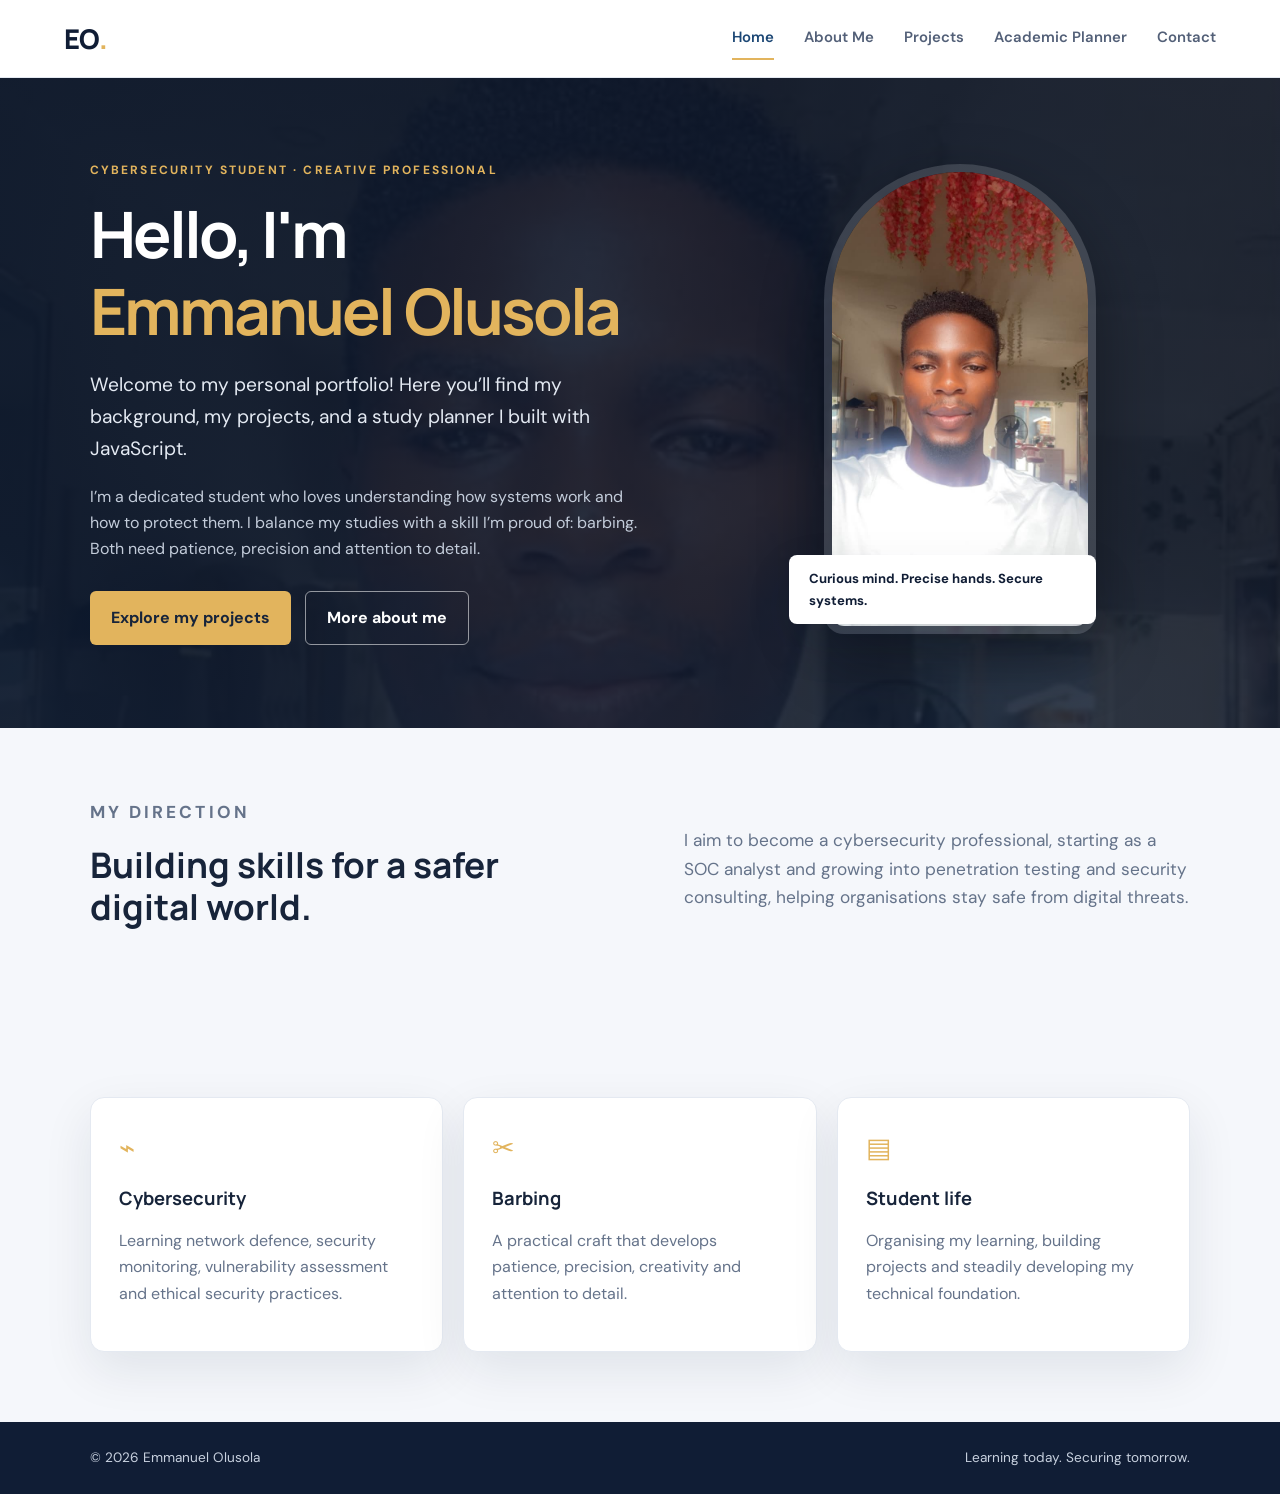
<file: index.html>
<!DOCTYPE html>
<html lang="en">
<head>
  <meta charset="UTF-8"><meta name="viewport" content="width=device-width, initial-scale=1.0">
  <meta name="description" content="Emmanuel Olusola — Cybersecurity student, barber and aspiring security professional.">
  <title>Emmanuel Olusola | Student Portfolio</title><link rel="stylesheet" href="css/style.css">
  <script src="js/script.js" defer></script>
</head>
<body>
<header class="site-header"><a class="brand" href="index.html">EO<span>.</span></a>
<button class="menu-toggle" aria-label="Toggle navigation" aria-expanded="false">☰</button>
<nav class="nav"><a class="active" href="index.html">Home</a><a href="about.html">About Me</a><a href="projects.html">Projects</a><a href="planner.html">Academic Planner</a><a href="contact.html">Contact</a></nav></header>
<main>
<section class="hero">
  <div class="hero-copy"><p class="eyebrow">CYBERSECURITY STUDENT · CREATIVE PROFESSIONAL</p>
    <h1>Hello, I'm <span>Emmanuel Olusola</span></h1>
    <p class="lead">Welcome to my personal portfolio! Here you’ll find my background, my projects, and a study planner I built with JavaScript.</p>
    <p class="hero-note">I’m a dedicated student who loves understanding how systems work and how to protect them. I balance my studies with a skill I’m proud of: barbing. Both need patience, precision and attention to detail.</p>
    <div class="button-row"><a class="btn" href="projects.html">Explore my projects</a><a class="btn btn-outline" href="about.html">More about me</a></div>
  </div>
  <div class="hero-photo-wrap"><img class="hero-photo" src="images/emmanuel-olusola.jpg" alt="Portrait of Emmanuel Olusola"><div class="photo-caption">Curious mind. Precise hands. Secure systems.</div></div>
</section>
<section class="section intro-grid"><div><p class="eyebrow">MY DIRECTION</p><h2>Building skills for a safer digital world.</h2></div><p>I aim to become a cybersecurity professional, starting as a SOC analyst and growing into penetration testing and security consulting, helping organisations stay safe from digital threats.</p></section>
<section class="section cards three"><article class="info-card"><div class="icon">⌁</div><h3>Cybersecurity</h3><p>Learning network defence, security monitoring, vulnerability assessment and ethical security practices.</p></article><article class="info-card"><div class="icon">✂</div><h3>Barbing</h3><p>A practical craft that develops patience, precision, creativity and attention to detail.</p></article><article class="info-card"><div class="icon">▤</div><h3>Student life</h3><p>Organising my learning, building projects and steadily developing my technical foundation.</p></article></section>
</main><footer><span>© <span id="year"></span> Emmanuel Olusola</span><span>Learning today. Securing tomorrow.</span></footer>
</body></html>
</file>
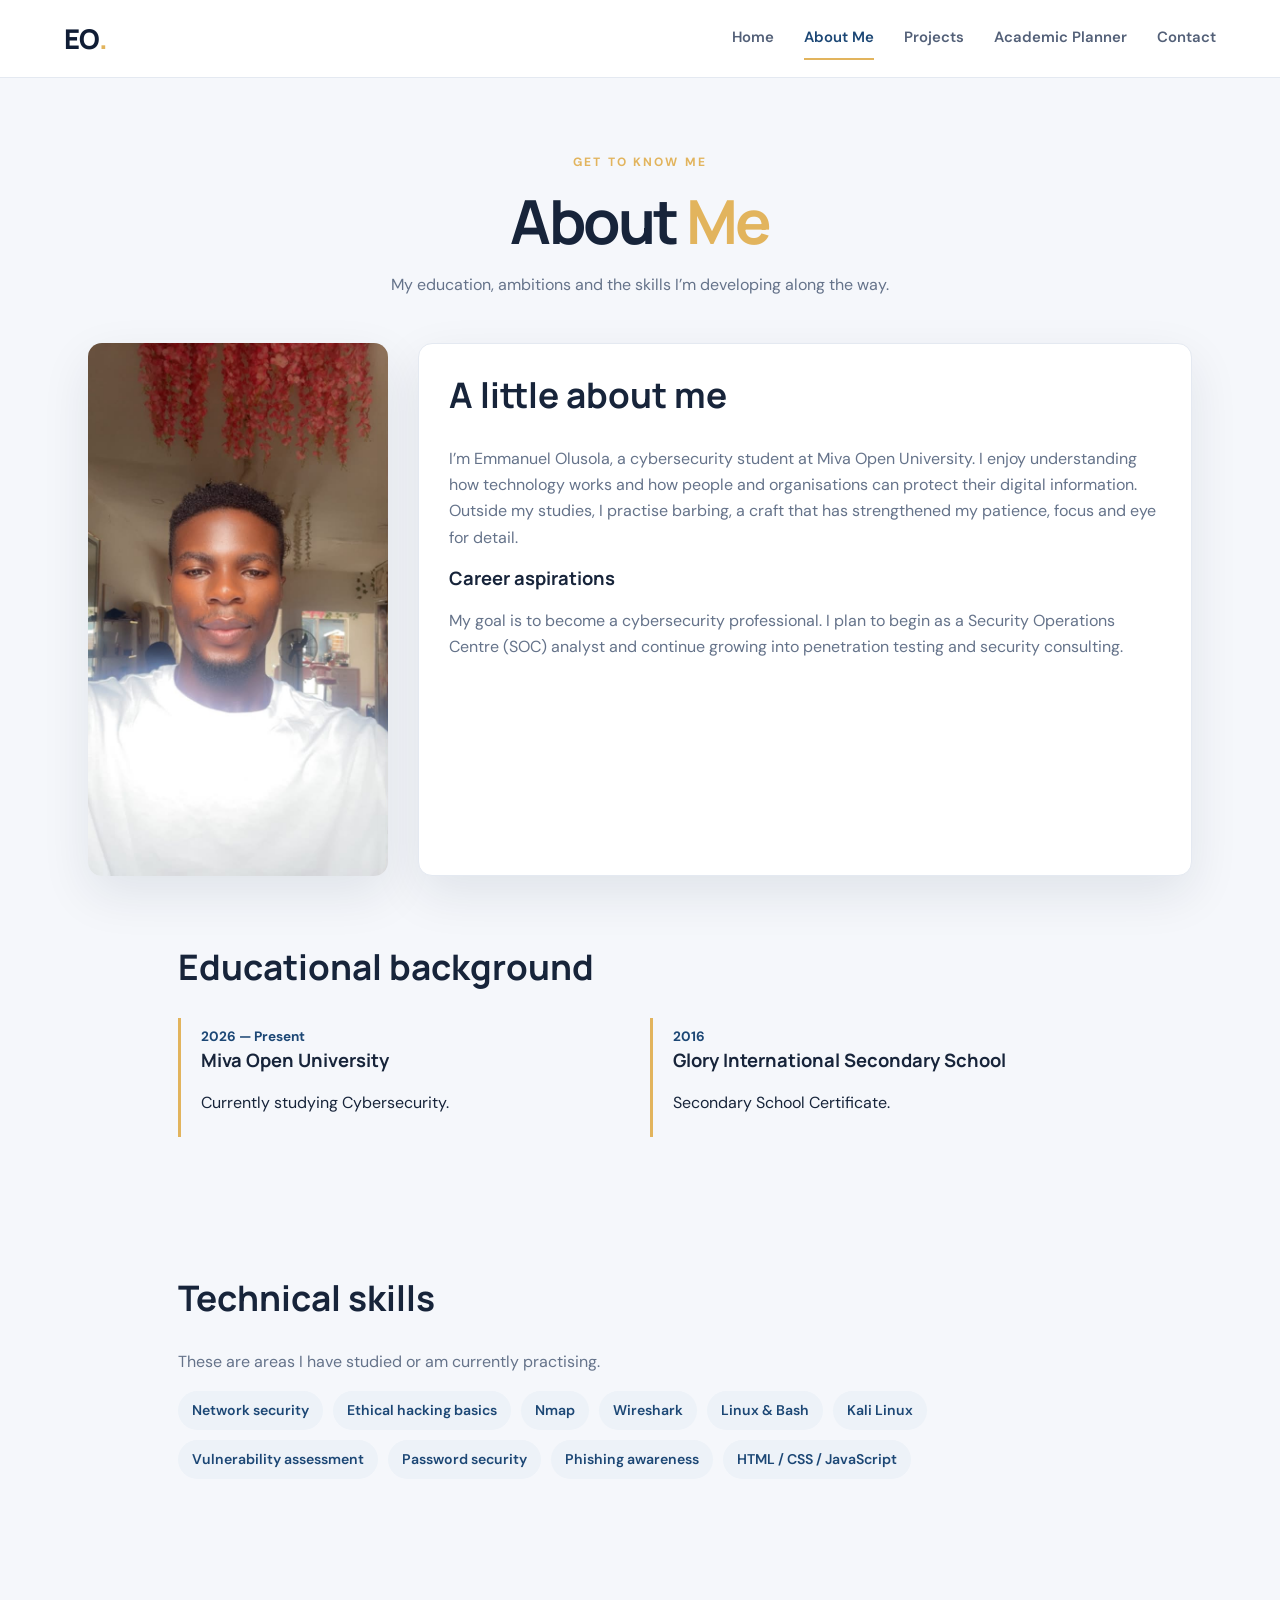
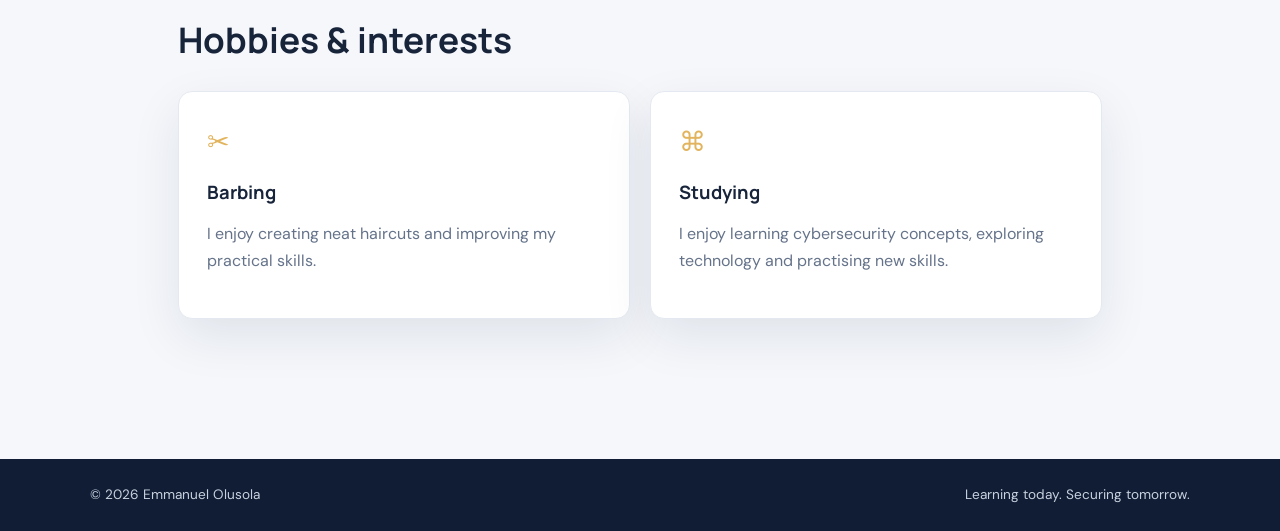
<file: about.html>
<!DOCTYPE html><html lang="en"><head><meta charset="UTF-8"><meta name="viewport" content="width=device-width, initial-scale=1.0"><title>About Me | Emmanuel Olusola</title><link rel="stylesheet" href="css/style.css"><script src="js/script.js" defer></script></head><body>
<header class="site-header"><a class="brand" href="index.html">EO<span>.</span></a><button class="menu-toggle" aria-label="Toggle navigation" aria-expanded="false">☰</button><nav class="nav"><a href="index.html">Home</a><a class="active" href="about.html">About Me</a><a href="projects.html">Projects</a><a href="planner.html">Academic Planner</a><a href="contact.html">Contact</a></nav></header>
<main class="page-shell"><section class="page-heading"><p class="eyebrow">GET TO KNOW ME</p><h1>About <span>Me</span></h1><p>My education, ambitions and the skills I’m developing along the way.</p></section>
<div class="about-layout"><img class="about-photo" src="images/emmanuel-olusola.jpg" alt="Emmanuel Olusola"><div class="panel"><h2>A little about me</h2><p>I’m Emmanuel Olusola, a cybersecurity student at Miva Open University. I enjoy understanding how technology works and how people and organisations can protect their digital information. Outside my studies, I practise barbing, a craft that has strengthened my patience, focus and eye for detail.</p><h3>Career aspirations</h3><p>My goal is to become a cybersecurity professional. I plan to begin as a Security Operations Centre (SOC) analyst and continue growing into penetration testing and security consulting.</p></div></div>
<section class="section"><h2>Educational background</h2><div class="timeline"><article><span class="timeline-year">2026 — Present</span><h3>Miva Open University</h3><p>Currently studying Cybersecurity.</p></article><article><span class="timeline-year">2016</span><h3>Glory International Secondary School</h3><p>Secondary School Certificate.</p></article></div></section>
<section class="section"><h2>Technical skills</h2><p class="muted">These are areas I have studied or am currently practising.</p><div class="skill-list"><span>Network security</span><span>Ethical hacking basics</span><span>Nmap</span><span>Wireshark</span><span>Linux &amp; Bash</span><span>Kali Linux</span><span>Vulnerability assessment</span><span>Password security</span><span>Phishing awareness</span><span>HTML / CSS / JavaScript</span></div></section>
<section class="section"><h2>Hobbies &amp; interests</h2><div class="cards two"><article class="info-card"><div class="icon">✂</div><h3>Barbing</h3><p>I enjoy creating neat haircuts and improving my practical skills.</p></article><article class="info-card"><div class="icon">⌘</div><h3>Studying</h3><p>I enjoy learning cybersecurity concepts, exploring technology and practising new skills.</p></article></div></section>
</main><footer><span>© <span id="year"></span> Emmanuel Olusola</span><span>Learning today. Securing tomorrow.</span></footer></body></html>
</file>
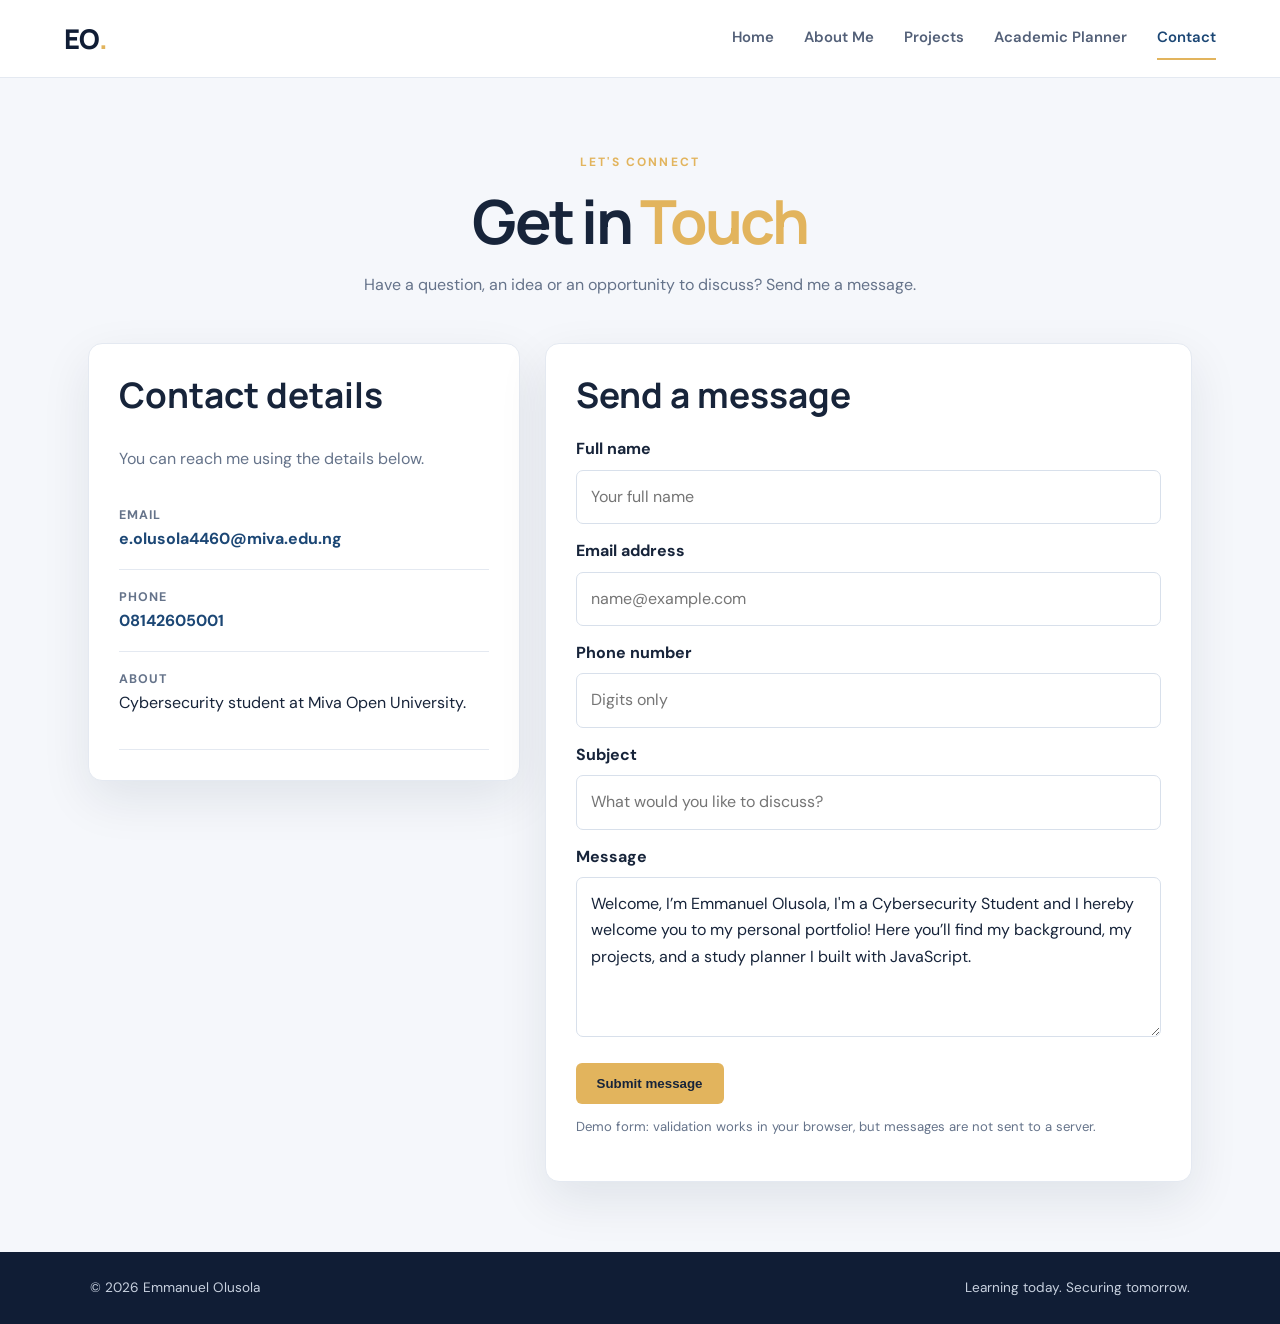
<file: contact.html>
<!DOCTYPE html><html lang="en"><head><meta charset="UTF-8"><meta name="viewport" content="width=device-width, initial-scale=1.0"><title>Contact | Emmanuel Olusola</title><link rel="stylesheet" href="css/style.css"><script src="js/script.js" defer></script></head><body>
<header class="site-header"><a class="brand" href="index.html">EO<span>.</span></a><button class="menu-toggle" aria-label="Toggle navigation" aria-expanded="false">☰</button><nav class="nav"><a href="index.html">Home</a><a href="about.html">About Me</a><a href="projects.html">Projects</a><a href="planner.html">Academic Planner</a><a class="active" href="contact.html">Contact</a></nav></header>
<main class="page-shell"><section class="page-heading"><p class="eyebrow">LET'S CONNECT</p><h1>Get in <span>Touch</span></h1><p>Have a question, an idea or an opportunity to discuss? Send me a message.</p></section>
<div class="contact-layout"><aside class="contact-card"><h2>Contact details</h2><p class="muted">You can reach me using the details below.</p><div class="contact-detail"><span>Email</span><a href="mailto:e.olusola4460@miva.edu.ng">e.olusola4460@miva.edu.ng</a></div><div class="contact-detail"><span>Phone</span><a href="tel:08142605001">08142605001</a></div><div class="contact-detail"><span>About</span><p>Cybersecurity student at Miva Open University.</p></div></aside>
<form id="contact-form" class="panel contact-form" novalidate><h2>Send a message</h2><label for="name">Full name</label><input id="name" name="name" type="text" required placeholder="Your full name"><label for="email">Email address</label><input id="email" name="email" type="email" required placeholder="name@example.com"><label for="phone">Phone number</label><input id="phone" name="phone" type="tel" inputmode="numeric" pattern="[0-9]+" required placeholder="Digits only"><label for="subject">Subject</label><input id="subject" name="subject" type="text" required placeholder="What would you like to discuss?"><label for="message">Message</label><textarea id="message" name="message" rows="5" required>Welcome, I’m Emmanuel Olusola, I'm a Cybersecurity Student and I hereby welcome you to my personal portfolio! Here you’ll find my background, my projects, and a study planner I built with JavaScript.</textarea><button class="btn" type="submit">Submit message</button><p id="form-feedback" class="form-feedback" role="status"></p><p class="form-hint">Demo form: validation works in your browser, but messages are not sent to a server.</p></form></div></main>
<footer><span>© <span id="year"></span> Emmanuel Olusola</span><span>Learning today. Securing tomorrow.</span></footer></body></html>
</file>
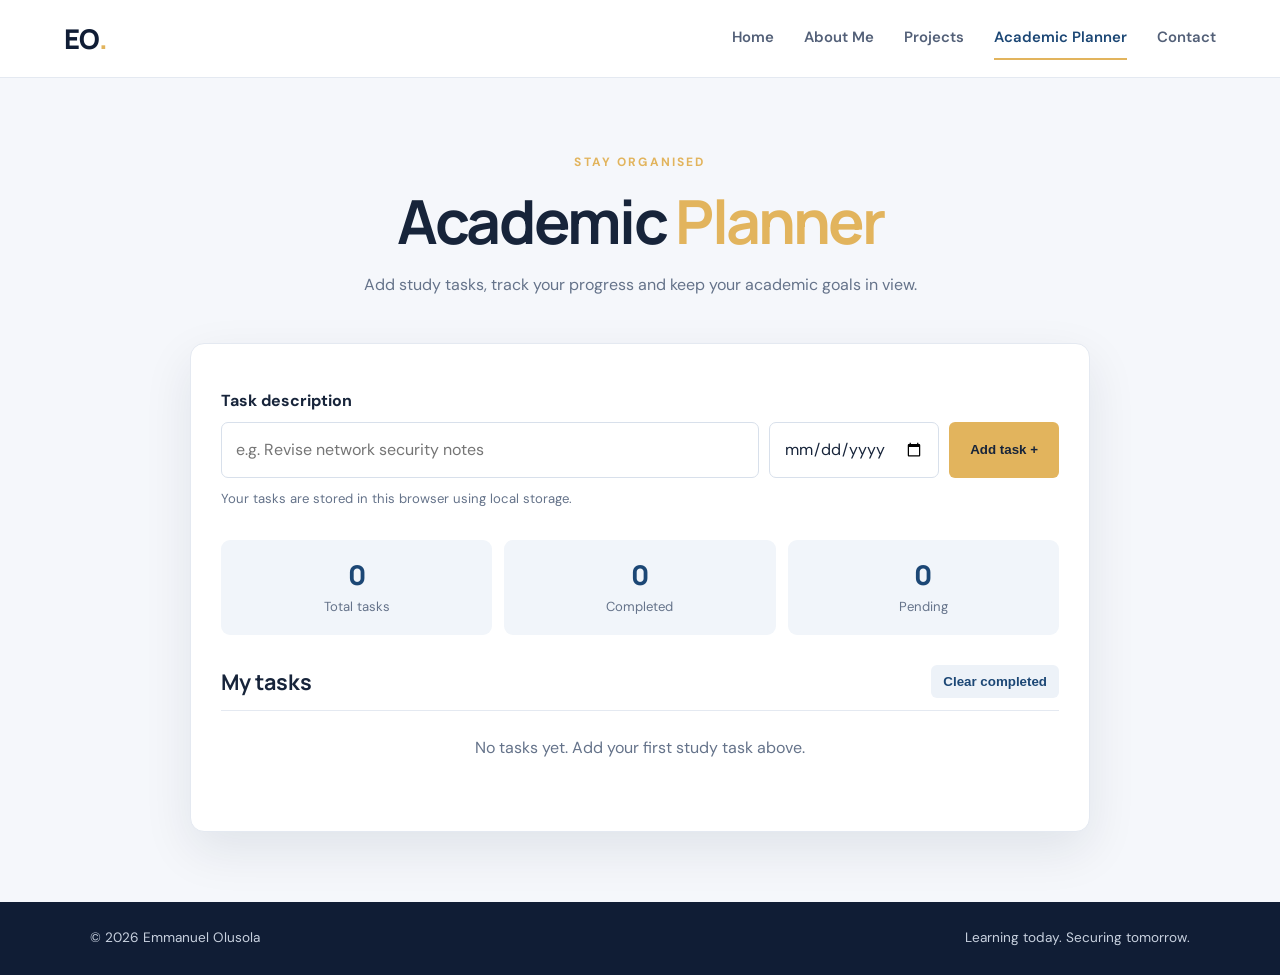
<file: planner.html>
<!DOCTYPE html><html lang="en"><head><meta charset="UTF-8"><meta name="viewport" content="width=device-width, initial-scale=1.0"><title>Academic Planner | Emmanuel Olusola</title><link rel="stylesheet" href="css/style.css"><script src="js/script.js" defer></script></head><body>
<header class="site-header"><a class="brand" href="index.html">EO<span>.</span></a><button class="menu-toggle" aria-label="Toggle navigation" aria-expanded="false">☰</button><nav class="nav"><a href="index.html">Home</a><a href="about.html">About Me</a><a href="projects.html">Projects</a><a class="active" href="planner.html">Academic Planner</a><a href="contact.html">Contact</a></nav></header>
<main class="page-shell"><section class="page-heading"><p class="eyebrow">STAY ORGANISED</p><h1>Academic <span>Planner</span></h1><p>Add study tasks, track your progress and keep your academic goals in view.</p></section>
<section class="planner panel"><form id="task-form" class="task-form"><label for="task-input">Task description</label><div class="task-entry"><input id="task-input" type="text" placeholder="e.g. Revise network security notes" maxlength="120" required><input id="task-date" type="date" aria-label="Task due date"><button class="btn" type="submit">Add task +</button></div><p class="form-hint">Your tasks are stored in this browser using local storage.</p></form>
<div class="planner-summary"><div><strong id="total-count">0</strong><span>Total tasks</span></div><div><strong id="done-count">0</strong><span>Completed</span></div><div><strong id="pending-count">0</strong><span>Pending</span></div></div>
<div class="task-toolbar"><h2>My tasks</h2><button id="clear-completed" class="small-button" type="button">Clear completed</button></div><ul id="task-list" class="task-list" aria-live="polite"></ul><p id="empty-state" class="empty-state">No tasks yet. Add your first study task above.</p></section></main>
<footer><span>© <span id="year"></span> Emmanuel Olusola</span><span>Learning today. Securing tomorrow.</span></footer></body></html>
</file>
<file: css/style.css>
@import url('https://fonts.googleapis.com/css2?family=DM+Sans:wght@400;500;600;700&family=Manrope:wght@400;500;600;700;800&display=swap');
:root{--navy:#101d35;--blue:#1c4775;--gold:#e2b45d;--ink:#17243a;--muted:#65738a;--paper:#f5f7fb;--white:#fff;--line:#e4e9f1;--shadow:0 18px 50px rgba(16,29,53,.09)}
*{box-sizing:border-box}html{scroll-behavior:smooth}body{margin:0;background:var(--paper);color:var(--ink);font-family:'DM Sans',sans-serif;line-height:1.65}h1,h2,h3{font-family:Manrope,sans-serif;line-height:1.2;margin-top:0}h1{font-size:clamp(2.4rem,5vw,4.6rem);letter-spacing:-.045em}h2{font-size:clamp(1.6rem,3vw,2.2rem)}h3{font-size:1.15rem}p{margin-top:0}.site-header{height:78px;padding:0 max(5vw,24px);display:flex;align-items:center;justify-content:space-between;background:#fff;border-bottom:1px solid var(--line);position:sticky;top:0;z-index:10}.brand{font:800 1.7rem Manrope;color:var(--navy);text-decoration:none}.brand span,h1 span{color:var(--gold)}.nav{display:flex;gap:30px}.nav a{color:#536078;text-decoration:none;font-size:.93rem;font-weight:600;padding:8px 0;transition:.2s}.nav a:hover,.nav a.active{color:var(--blue)}.nav a.active{border-bottom:2px solid var(--gold)}.menu-toggle{display:none;border:0;background:none;font-size:1.5rem;color:var(--navy)}
.hero{min-height:650px;padding:75px max(7vw,28px);display:grid;grid-template-columns:1.1fr .9fr;gap:7%;align-items:center;background:linear-gradient(90deg,rgba(12,24,44,.94),rgba(12,24,44,.82)),url('../images/emmanuel-olusola.jpg') center 38%/cover;color:white}.hero-copy{max-width:690px}.eyebrow{color:var(--gold);font-size:.75rem;font-weight:700;letter-spacing:.18em}.hero h1{margin:15px 0 20px}.lead{font-size:1.2rem;color:#e4eaf3;max-width:620px}.hero-note{color:#c3ccda;max-width:610px}.hero-photo-wrap{max-width:390px;justify-self:center;position:relative}.hero-photo{width:100%;height:470px;object-fit:cover;object-position:center 28%;border:8px solid rgba(255,255,255,.14);border-radius:190px 190px 28px 28px;box-shadow:0 24px 65px #0005}.photo-caption{position:absolute;bottom:18px;left:-35px;background:white;color:var(--navy);padding:13px 20px;border-radius:8px;font-size:.82rem;font-weight:700;box-shadow:var(--shadow)}.button-row{display:flex;gap:14px;flex-wrap:wrap;margin-top:28px}.btn{display:inline-flex;align-items:center;justify-content:center;border:0;border-radius:6px;padding:13px 21px;background:var(--gold);color:#17243a;text-decoration:none;font-weight:700;cursor:pointer;transition:transform .2s,box-shadow .2s}.btn:hover{transform:translateY(-2px);box-shadow:0 8px 22px #0002}.btn-outline{background:transparent;border:1px solid #ffffff8a;color:white}.section{padding:70px max(7vw,28px)}.intro-grid{display:grid;grid-template-columns:1fr 1fr;gap:8%;align-items:center}.intro-grid p{color:var(--muted);font-size:1.08rem}.cards{display:grid;gap:20px}.cards.three{grid-template-columns:repeat(3,1fr)}.cards.two{grid-template-columns:repeat(2,1fr)}.info-card,.panel,.project-card,.contact-card{background:white;border:1px solid var(--line);border-radius:14px;box-shadow:var(--shadow)}.info-card{padding:28px}.info-card p,.muted{color:var(--muted)}.icon{font-size:1.7rem;color:var(--gold);margin-bottom:16px}.page-shell{max-width:1160px;margin:auto;padding:0 28px 70px}.page-heading{text-align:center;padding:75px 0 45px}.page-heading h1{font-size:clamp(2.5rem,5vw,3.8rem);margin:8px 0 14px}.page-heading>p:last-child{color:var(--muted);max-width:680px;margin:auto}.about-layout{display:grid;grid-template-columns:300px 1fr;gap:30px;align-items:stretch}.about-photo{width:100%;height:100%;min-height:360px;object-fit:cover;object-position:center 25%;border-radius:14px;box-shadow:var(--shadow)}.panel{padding:30px}.panel p{color:var(--muted)}.timeline{display:grid;grid-template-columns:1fr 1fr;gap:20px}.timeline article{border-left:3px solid var(--gold);padding:5px 20px}.timeline-year{color:var(--blue);font-weight:700;font-size:.85rem}.skill-list{display:flex;flex-wrap:wrap;gap:10px}.skill-list span,.tag{background:#edf2f8;color:var(--blue);border-radius:30px;padding:8px 14px;font-size:.88rem;font-weight:600}.project-grid{display:grid;grid-template-columns:repeat(3,1fr);gap:22px}.project-card{overflow:hidden}.project-card>img{width:100%;height:190px;object-fit:cover;background:#e9eef5}.project-body{padding:23px}.project-body p{color:var(--muted);min-height:90px}.tag{display:inline-block;font-size:.72rem;padding:5px 11px}.text-link{color:var(--blue);font-weight:700;text-decoration:none}.text-link:hover{text-decoration:underline}.media-grid{display:grid;grid-template-columns:1fr 1fr;gap:25px}.media-grid video{border-radius:10px;background:#101d35}.media-grid audio{width:100%;margin-top:10px}.planner{max-width:900px;margin:0 auto}.task-form label,.contact-form label{display:block;font-weight:700;margin:14px 0 7px}.task-entry{display:grid;grid-template-columns:1fr 170px auto;gap:10px}input,textarea{width:100%;padding:13px 14px;border:1px solid #d8e0eb;border-radius:7px;font:inherit;color:var(--ink);background:#fff}input:focus,textarea:focus{outline:2px solid #e2b45d66;border-color:var(--gold)}.form-hint{font-size:.82rem;color:var(--muted);margin-top:10px}.planner-summary{display:grid;grid-template-columns:repeat(3,1fr);gap:12px;margin:30px 0}.planner-summary div{background:#f1f5fa;border-radius:9px;padding:16px;text-align:center}.planner-summary strong{display:block;font:800 1.7rem Manrope;color:var(--blue)}.planner-summary span{font-size:.82rem;color:var(--muted)}.task-toolbar{display:flex;align-items:center;justify-content:space-between;border-bottom:1px solid var(--line);padding-bottom:12px}.task-toolbar h2{font-size:1.35rem;margin:0}.small-button{border:0;background:#edf2f8;color:var(--blue);border-radius:6px;padding:9px 12px;font-weight:700;cursor:pointer}.task-list{list-style:none;padding:0;margin:0}.task-item{display:flex;align-items:center;gap:12px;padding:15px 5px;border-bottom:1px solid var(--line)}.task-item input[type=checkbox]{width:19px;height:19px;accent-color:var(--blue)}.task-text{flex:1}.task-text.done{text-decoration:line-through;color:#8b96a7}.task-date{font-size:.78rem;color:var(--muted);display:block}.delete-task{border:0;background:#fff0f0;color:#a33;padding:8px 10px;border-radius:6px;cursor:pointer}.empty-state{text-align:center;color:var(--muted);padding:24px}.contact-layout{display:grid;grid-template-columns:.8fr 1.2fr;gap:25px;align-items:start}.contact-card{padding:30px}.contact-detail{padding:17px 0;border-bottom:1px solid var(--line)}.contact-detail span{display:block;font-size:.78rem;color:var(--muted);font-weight:700;text-transform:uppercase;letter-spacing:.08em}.contact-detail a{color:var(--blue);text-decoration:none;font-weight:700;overflow-wrap:anywhere}.contact-form h2{margin-bottom:20px}.contact-form textarea{resize:vertical}.contact-form .btn{margin-top:18px}.form-feedback{font-weight:700;margin:12px 0 0}.form-feedback.success{color:#18764a}.form-feedback.error{color:#b33}footer{padding:25px max(7vw,28px);background:var(--navy);color:#c8d1df;display:flex;justify-content:space-between;gap:15px;font-size:.85rem}
@media(max-width:850px){.nav{gap:15px}.hero{grid-template-columns:1fr  .7fr;padding-top:55px}.hero-photo{height:380px}.project-grid{grid-template-columns:1fr 1fr}.cards.three{grid-template-columns:1fr 1fr}}
@media(max-width:650px){.site-header{height:68px}.menu-toggle{display:block}.nav{display:none;position:absolute;top:68px;left:0;right:0;background:white;padding:18px 25px 24px;box-shadow:var(--shadow);flex-direction:column;gap:9px}.nav.open{display:flex}.nav a{padding:9px 0}.hero{grid-template-columns:1fr;padding:55px 25px 70px;gap:40px}.hero-photo-wrap{width:min(78%,300px)}.hero-photo{height:360px}.photo-caption{left:-20px}.section{padding:52px 25px}.intro-grid,.about-layout,.contact-layout{grid-template-columns:1fr}.about-photo{max-height:360px}.cards.three,.cards.two,.project-grid,.timeline,.media-grid{grid-template-columns:1fr}.page-shell{padding:0 20px 50px}.page-heading{padding:55px 0 35px}.task-entry{grid-template-columns:1fr}.planner-summary{gap:7px}.planner-summary div{padding:12px 5px}.task-item{align-items:flex-start}.task-toolbar{gap:10px}footer{flex-direction:column;text-align:center}}
</file>
